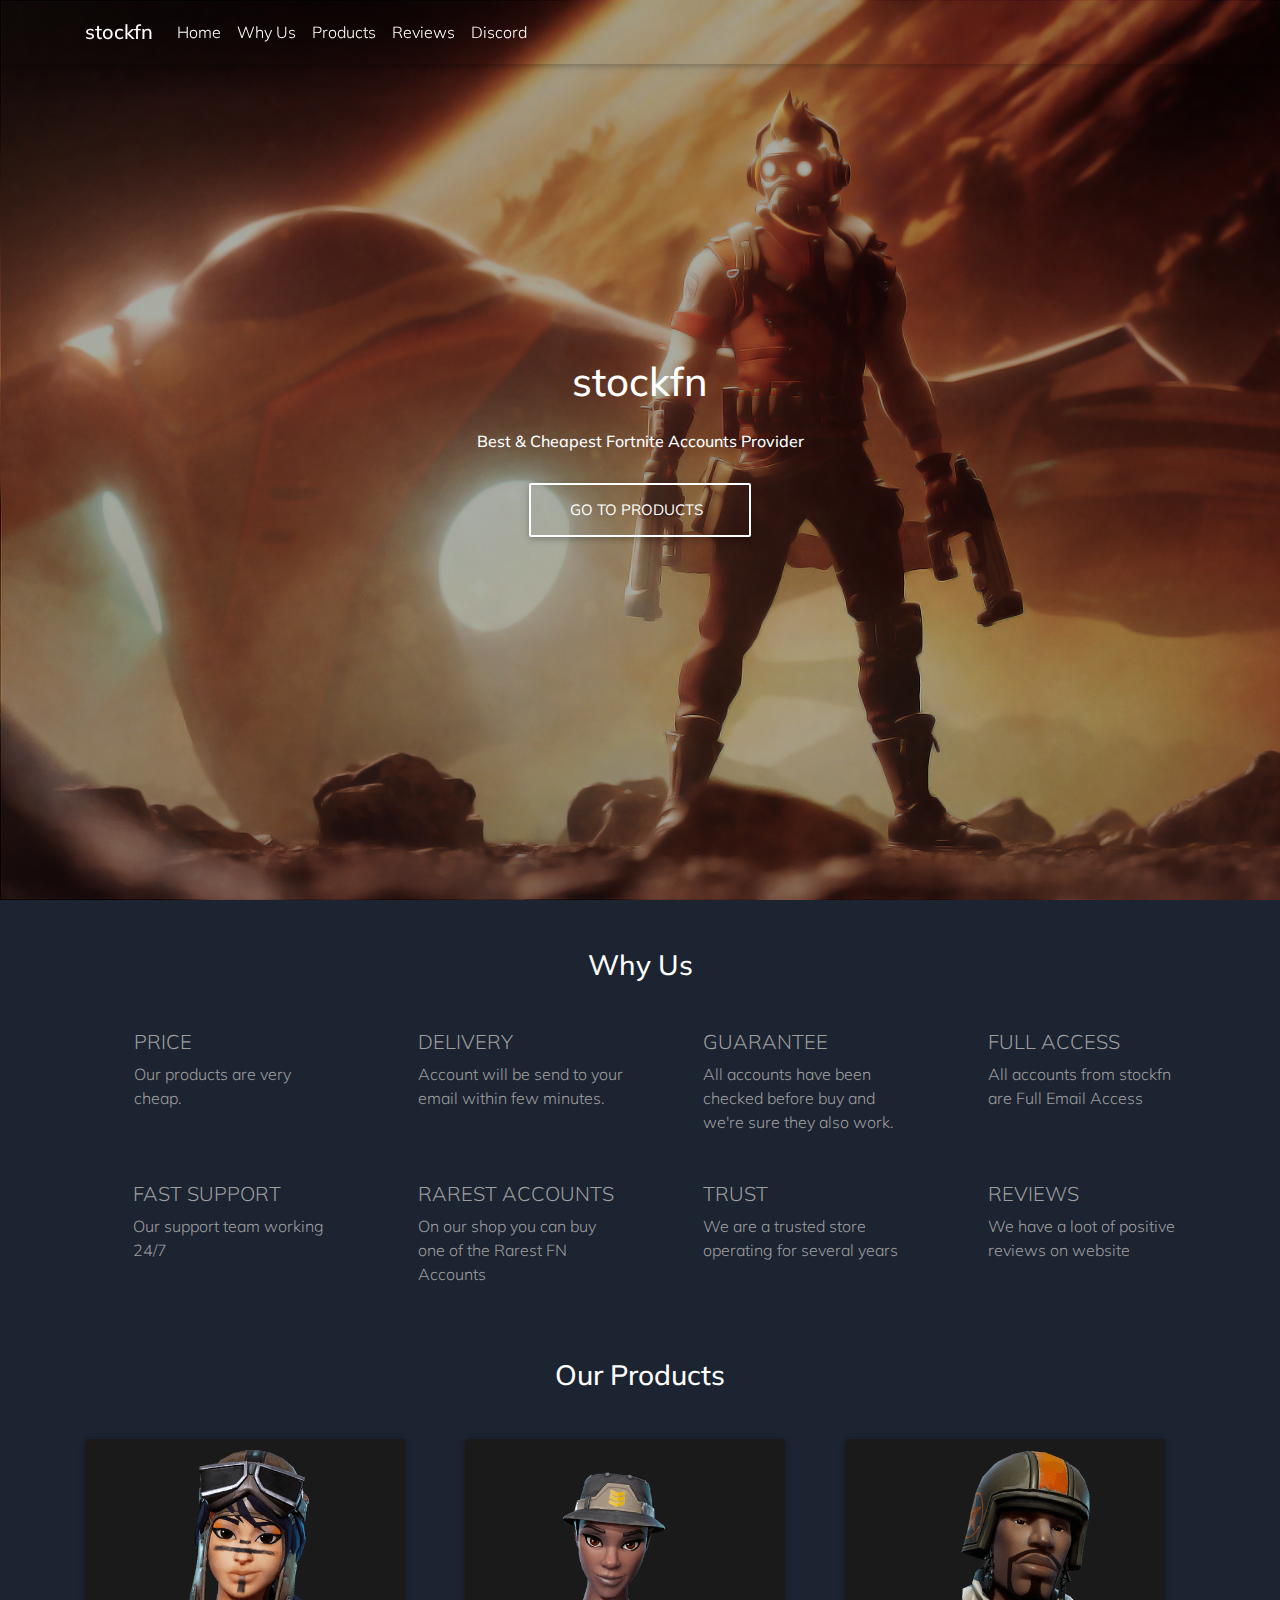
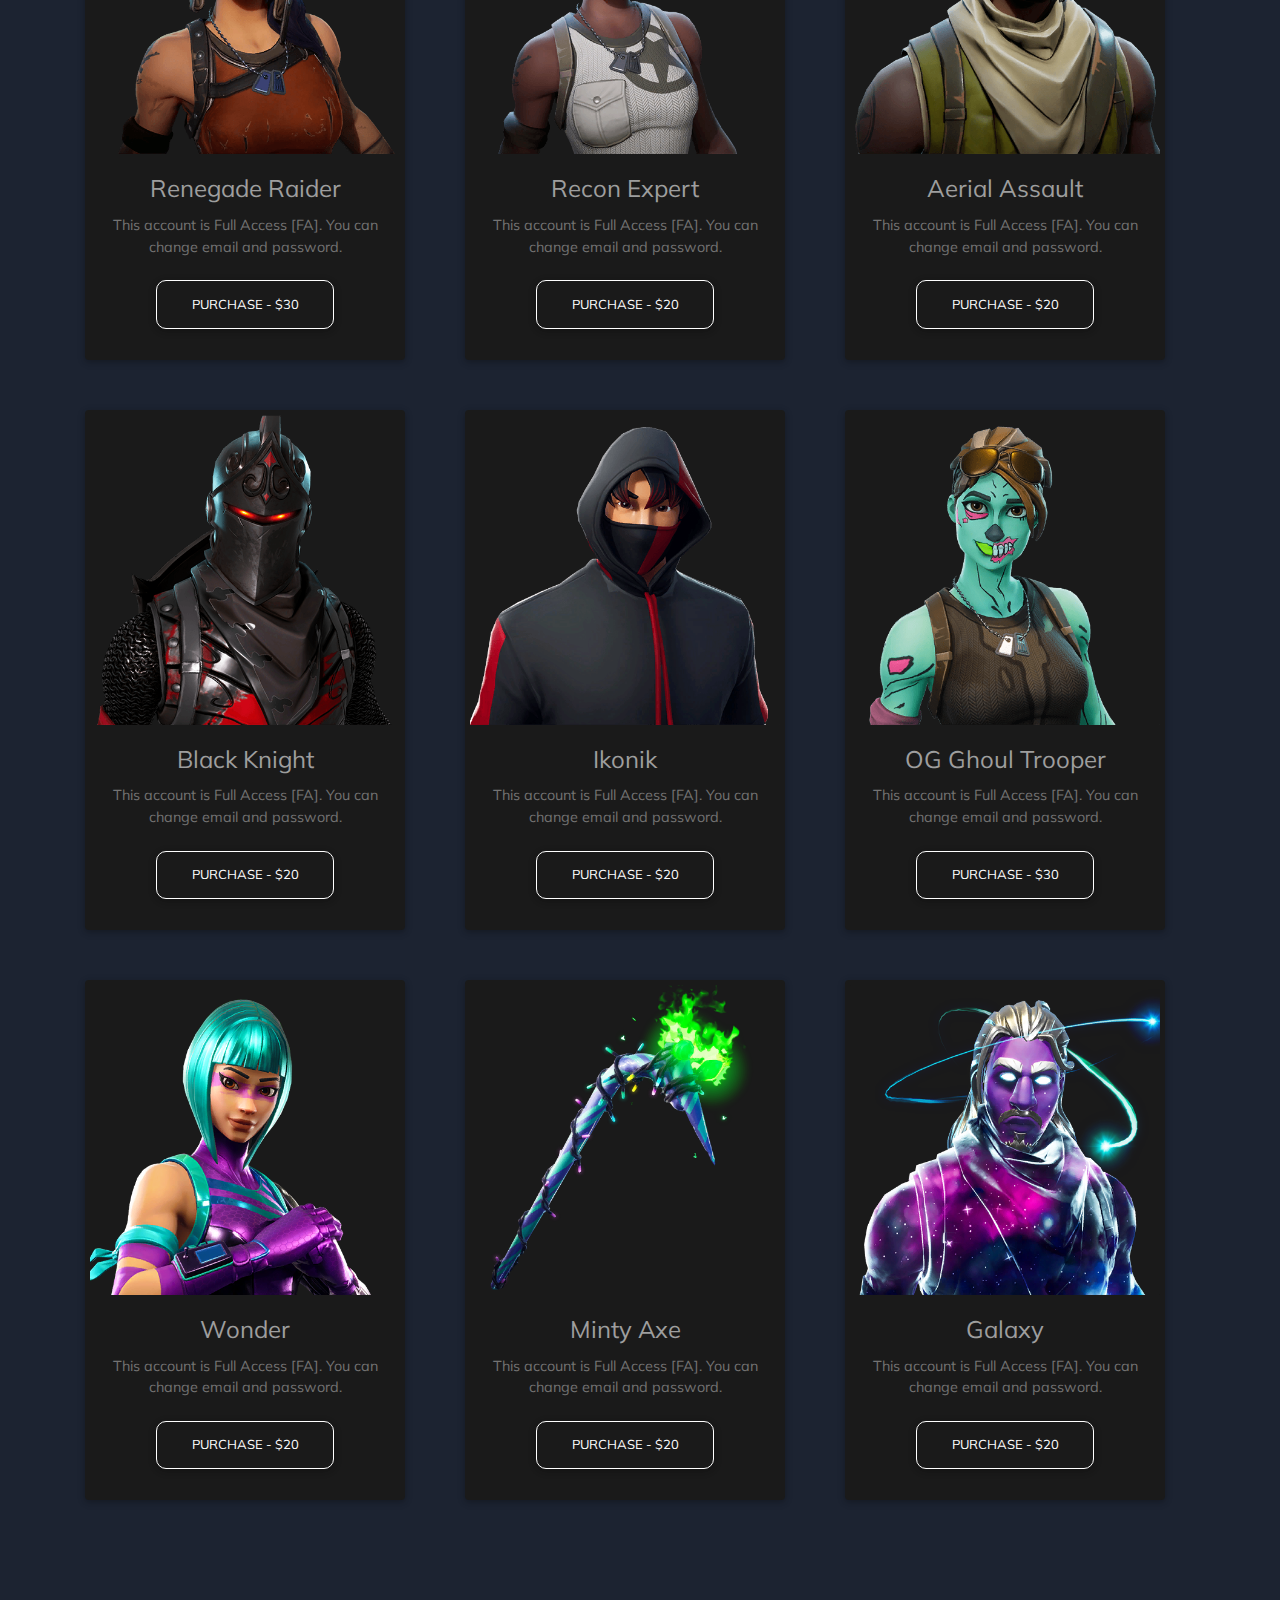
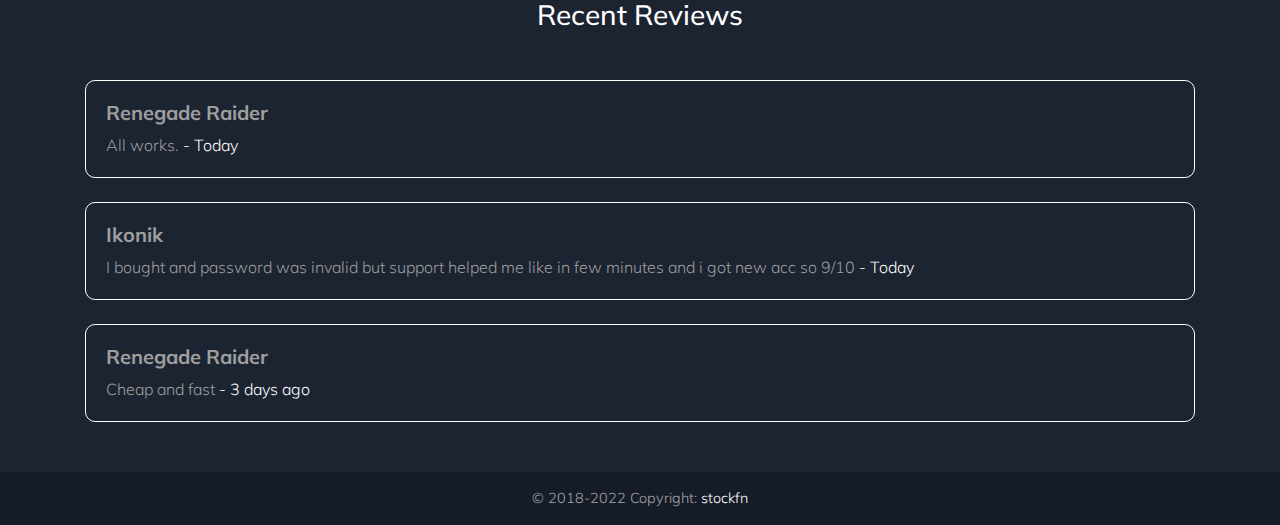
<file: stockfn/index.html>
<!DOCTYPE html>
<html lang="en">


<!-- Mirrored from fortnitemarket.club/ by HTTrack Website Copier/3.x [XR&CO'2014], Sat, 29 Oct 2022 21:19:22 GMT -->
<head>
<link rel="shortcut icon" href="img/favicon.ico">
<meta charset="UTF-8">
<meta name="viewport" content="width=device-width, initial-scale=1, shrink-to-fit=no">
<meta http-equiv="x-ua-compatible" content="ie=edge">
<title>stockfn - Accounts Supplier</title>
<link rel="stylesheet" href="public_html/imguse.fontawesome.com/releases/v5.11.2/css/all.html">
<link href="https://fonts.googleapis.com/css2?family=Mulish:ital,wght@0,500;1,700&amp;display=swap" rel="stylesheet">
<link rel="stylesheet" href="css/bootstrap.min.css">
<link rel="stylesheet" href="css/mdb.min.css">
<link rel="stylesheet" href="css/style.css">

<script type="text/javascript">
  var _smartsupp = _smartsupp || {};
  _smartsupp.key = '591c2fe53a648de0fd2e457a72fa43831c6770fc';
  window.smartsupp||(function(d) {
    var s,c,o=smartsupp=function(){ o._.push(arguments)};o._=[];
    s=d.getElementsByTagName('script')[0];c=d.createElement('script');
    c.type='text/javascript';c.charset='utf-8';c.async=true;
    c.src='https://www.smartsuppchat.com/loader.js?';s.parentNode.insertBefore(c,s);
  })(document);
  </script>
</script>
</head>
<body>
<nav class="navbar fixed-top navbar-expand-lg navbar-dark scrolling-navbar">
<div class="container">
<a class="navbar-brand" href="#" target="_blank">
<strong>stockfn</strong>
</a>
<button class="navbar-toggler" type="button" data-toggle="collapse" data-target="#navbarSupportedContent" aria-controls="navbarSupportedContent" aria-expanded="false" aria-label="Toggle navigation">
<span class="navbar-toggler-icon"></span>
</button>
<div class="collapse navbar-collapse" id="navbarSupportedContent">
<ul class="navbar-nav mr-auto">
<li class="nav-item">
<a class="nav-link underline" href="#">Home
</a>
</li>
<li class="nav-item">
<a class="nav-link underline" href="#whyus">Why Us</a>
</li>
<li class="nav-item">
<a class="nav-link underline" href="#products">Products</a>
</li>
<li class="nav-item">
<a class="nav-link underline" href="#reviews">Reviews</a>
</li>
<li class="nav-item">
<a class="nav-link underline" href="https://discord.gg/DKXpJhgw">Discord</a>
</li>
</ul>
</div>
</div>
</nav>
<div class="view clip view-img" style="background-image: url('../i.imgur.com/IL6puom.jpg'); background-repeat: no-repeat; background-size: cover;">
<div class="mask rgba-black-light d-flex justify-content-center align-items-center">
<div class="text-center white-text mx-5">
<h1 class="mb-4">
<strong>stockfn</strong>
</h1>
<p class="mb-4 d-none d-md-block">
<strong>Best & Cheapest Fortnite Accounts Provider</strong>
</p>
<a href="#products" class="btn btn-outline-white btn-lg">Go to Products<i class="fas fa-shopping-cart ml-2"></i>
</a>
</div>
</div>
</div>
<main>
<span id="whyus"></span>
<div class="main__1">
<section class="section1">
<div class="container">
<h2 class="my-5 h3 text-center" style="color: white;">Why Us</h2>
<div class="row features-small mt-5">
<div class="col-xl-3 col-lg-6">
<div class="row">
<div class="col-2">
<i class="fas fa-plus fa-2x mb-1 indigo-text" aria-hidden="true"></i>
</div>
<div class="col-10 mb-2 pl-3">
<h5 class="feature-title font-bold mb-1 grey-text">PRICE</h5>
<p class="grey-text mt-2">Our products are very cheap.
</p>
</div>
</div>
</div>
<div class="col-xl-3 col-lg-6">
<div class="row">
<div class="col-2">
<i class="fas fa-plus fa-2x mb-1 indigo-text" aria-hidden="true"></i>
</div>
<div class="col-10 mb-2">
<h5 class="feature-title font-bold mb-1 grey-text">DELIVERY</h5>
<p class="grey-text mt-2">Account will be send to your email within few minutes.
</p>
</div>
</div>
</div>
<div class="col-xl-3 col-lg-6">
<div class="row">
<div class="col-2">
<i class="fas fa-plus fa-2x mb-1 indigo-text" aria-hidden="true"></i>
</div>
<div class="col-10 mb-2">
<h5 class="feature-title font-bold mb-1 grey-text">GUARANTEE</h5>
<p class="grey-text mt-2">All accounts have been checked before buy and we're sure they also work.
</p>
</div>
</div>
</div>
<div class="col-xl-3 col-lg-6">
<div class="row">
<div class="col-2">
<i class="fas fa-plus fa-2x mb-1 indigo-text" aria-hidden="true"></i>
</div>
<div class="col-10 mb-2">
<h5 class="feature-title font-bold mb-1 grey-text">FULL ACCESS</h5>
<p class="grey-text mt-2">All accounts from stockfn are Full Email Access
</p>
</div>
</div>
</div>
</div>
<div class="row features-small mt-4">
<div class="col-xl-3 col-lg-6">
<div class="row">
<div class="col-2">
<i class="fas fa-plus fa-2x mb-1 indigo-text" aria-hidden="true"></i>
</div>
<div class="col-10 mb-2">
<h5 class="feature-title font-bold mb-1 grey-text">FAST SUPPORT</h5>
<p class="grey-text mt-2">Our support team working 24/7</p>
</div>
</div>
</div>
<div class="col-xl-3 col-lg-6">
<div class="row">
<div class="col-2">
<i class="fas fa-plus fa-2x mb-1 indigo-text" aria-hidden="true"></i>
</div>
<div class="col-10 mb-2">
<h5 class="feature-title font-bold mb-1 grey-text">RAREST ACCOUNTS</h5>
<p class="grey-text mt-2">On our shop you can buy one of the Rarest FN Accounts
</p>
</div>
</div>
</div>
<div class="col-xl-3 col-lg-6">
<div class="row">
<div class="col-2">
<i class="fas fa-plus fa-2x mb-1 indigo-text" aria-hidden="true"></i>
</div>
<div class="col-10 mb-2">
<h5 class="feature-title font-bold mb-1 grey-text">TRUST</h5>
<p class="grey-text mt-2">We are a trusted store operating for several years</p>
</div>
</div>
</div>
<div class="col-xl-3 col-lg-6">
<div class="row">
<div class="col-2">
<i class="fas fa-plus fa-2x mb-1 indigo-text" aria-hidden="true"></i>
</div>
<div class="col-10 mb-2">
<h5 class="feature-title font-bold mb-1 grey-text">REVIEWS</h5>
<p class="grey-text mt-2">We have a loot of positive reviews on website</p>
</div>
</div>
</div>
</div>
</div>
</section>
<span id="products"></span>
<section class="section2">
<div class="container">
<h2 class="my-5 h3 text-center" style="color: white;">Our Products</h2>
<div class="row text-center">
<div class="col-md-4 __margin">
<div class="card product-card view zoom">
<img class="card-img-top product-img img-fluid" src="../i.imgur.com/N5Eb8mN.png" alt="Card image cap">
<div class="card-body">
<h4 class="card-title grey-text"><a>Renegade Raider</a></h4>
<p class="card-text">This account is Full Access [FA]. You can change email and password.</p>
<a data-toggle="modal" data-target="#product1" class="btn purchase-button">Purchase - $30</a>
</div>
</div>
</div>
<div class="col-md-4 __margin">
<div class="card product-card view zoom">
<img class="card-img-top product-img img-fluid" src="../i.imgur.com/oujZG7w.png" alt="Card image cap">
<div class="card-body">
<h4 class="card-title grey-text"><a>Recon Expert</a></h4>
<p class="card-text">This account is Full Access [FA]. You can change email and password.</p>
<a data-toggle="modal" data-target="#product2" class="btn purchase-button">Purchase - $20</a>
</div>
</div>
</div>
<div class="col-md-4 __margin">
<div class="card product-card view zoom">
<img class="card-img-top product-img img-fluid" src="../i.imgur.com/Kiy71lH.png" alt="Card image cap">
<div class="card-body">
<h4 class="card-title grey-text"><a>Aerial Assault</a></h4>
<p class="card-text">This account is Full Access [FA]. You can change email and password.</p>
<a data-toggle="modal" data-target="#product3" class="btn purchase-button">Purchase - $20</a>
</div>
</div>
</div>
<br><br>
<div class="col-md-4 __margin">
<div class="card product-card view zoom">
<img class="card-img-top product-img img-fluid" src="../i.imgur.com/8F5RZhR.png" alt="Card image cap">
<div class="card-body">
<h4 class="card-title grey-text"><a>Black Knight</a></h4>
<p class="card-text">This account is Full Access [FA]. You can change email and password.</p>
<a data-toggle="modal" data-target="#product4" class="btn purchase-button">Purchase - $20</a>
</div>
</div>
</div>
<div class="col-md-4 __margin">
<div class="card product-card view zoom">
<img class="card-img-top product-img img-fluid" src="../i.imgur.com/N5IajcB.png" alt="Card image cap">
<div class="card-body">
<h4 class="card-title grey-text"><a>Ikonik</a></h4>
<p class="card-text">This account is Full Access [FA]. You can change email and password.</p>
<a data-toggle="modal" data-target="#product5" class="btn purchase-button">Purchase - $20</a>
</div>
</div>
</div>
<div class="col-md-4 __margin">
<div class="card product-card view zoom">
<img class="card-img-top product-img img-fluid" src="../i.imgur.com/gVal588.png" alt="Card image cap">
<div class="card-body">
<h4 class="card-title grey-text"><a>OG Ghoul Trooper</a></h4>
<p class="card-text">This account is Full Access [FA]. You can change email and password.</p>
<a data-toggle="modal" data-target="#product6" class="btn purchase-button">Purchase - $30</a>
</div>
</div>
</div>
<div class="col-md-4 __margin">
<div class="card product-card view zoom">
<img class="card-img-top product-img img-fluid" src="../i.imgur.com/s8uTbH2.png" alt="Card image cap">
<div class="card-body">
<h4 class="card-title grey-text"><a>Wonder</a></h4>
<p class="card-text">This account is Full Access [FA]. You can change email and password.</p>
<a data-toggle="modal" data-target="#product7" class="btn purchase-button">Purchase - $20</a>
</div>
</div>
</div>
<div class="col-md-4 __margin">
<div class="card product-card view zoom">
<img class="card-img-top product-img img-fluid" src="../i.imgur.com/OWNtl8l.png" alt="Card image cap">
<div class="card-body">
<h4 class="card-title grey-text"><a>Minty Axe</a></h4>
<p class="card-text">This account is Full Access [FA]. You can change email and password.</p>
<a data-toggle="modal" data-target="#product8" class="btn purchase-button">Purchase - $20</a>
</div>
</div>
</div>
<div class="col-md-4 __margin">
<div class="card product-card view zoom">
<img class="card-img-top product-img img-fluid" src="../i.imgur.com/2n0JCNA.png" alt="Card image cap">
<div class="card-body">
<h4 class="card-title grey-text"><a>Galaxy</a></h4>
<p class="card-text">This account is Full Access [FA]. You can change email and password.</p>
<a data-toggle="modal" data-target="#product9" class="btn purchase-button">Purchase - $20</a>
</div>
</div>
</div>
</div>
</div>
</section>
</div>
<span id="reviews"></span>
<div class="main__2">
<section class="section3">
<div class="container">
<h2 class="my-5 h3 text-center" style="color: white;">Recent Reviews</h2>
<div class="media grey-text feedback-card">
<div class="media-body">
<h5 class="mt-0 font-weight-bold">Renegade Raider</h5>
All works. <span style="color: white;"> - Today</span>
</div>
</div>
<br>
<div class="media grey-text feedback-card">
<div class="media-body">
<h5 class="mt-0 font-weight-bold">Ikonik</h5>
I bought and password was invalid but support helped me like in few minutes and i got new acc so 9/10 <span style="color: white;"> - Today</span>
</div>
</div>
<br>
<div class="media grey-text feedback-card">
<div class="media-body">
<h5 class="mt-0 font-weight-bold">Renegade Raider</h5>
Cheap and fast <span style="color: white;"> - 3 days ago</span>
</div>
</div>
</div>
</section>
</div>
<div class="__margin"></div>
</main>
<footer class="page-footer font-small">
<div class="footer-copyright text-center py-3">© 2018-2022 Copyright:
<a href="#"> stockfn </a>
</div>
</footer>

<div class="modal fade" id="product1" tabindex="-1" role="dialog" aria-labelledby="exampleModalCenterTitle" aria-hidden="true">
<div class="modal-dialog modal-dialog-scrollable" role="document">
<div class="modal-content grey-text" style="background-color: #1a1a1a;">
<div class="modal-header">
<h5 class="modal-title" id="exampleModalLongTitle">Renegade Raider</h5>
<button type="button" class="close" data-dismiss="modal" aria-label="Close">
<span aria-hidden="true">&times;</span>
</button>
</div>
<div class="modal-body">
<img src="../i.imgur.com/N5Eb8mN.png" alt="" style="max-width: 100%;">
<div class="modal-info">
<p>Skins: 80-120</p>
<p>Platforms: All - PC, PSN, XBOX etc</p>
<p>FA - Full Access</p>
</div>
<form class="text-center">
<input type="email" id="defaultLoginFormEmail" class="form-control mb-4" placeholder="Your E-mail" style="background-color: #1C2331;" required>
<a class="btn btn-primary" href="30.html">PURCHASE</a>
</form>
</div>
</div>
</div>
</div>
<div class="modal fade" id="product2" tabindex="-1" role="dialog" aria-labelledby="exampleModalCenterTitle" aria-hidden="true">
<div class="modal-dialog modal-dialog-scrollable" role="document">
<div class="modal-content grey-text" style="background-color: #1a1a1a;">
<div class="modal-header">
<h5 class="modal-title" id="exampleModalLongTitle">Recon Expert</h5>
<button type="button" class="close" data-dismiss="modal" aria-label="Close">
<span aria-hidden="true">&times;</span>
</button>
</div>
<div class="modal-body">
<img src="../i.imgur.com/oujZG7w.png" alt="" style="max-width: 100%;">
<div class="modal-info">
<p>Skins: 80-120</p>
<p>Platforms: All - PC, PSN, XBOX etc</p>
<p>FA - Full Access</p>
</div>
<form class="text-center">
<input type="email" id="defaultLoginFormEmail" class="form-control mb-4" placeholder="Your E-mail" style="background-color: #1C2331;" required>
<a class="btn btn-primary" href="20.html">PURCHASE</a>
</form>
</div>
</div>
</div>
</div>
<div class="modal fade" id="product3" tabindex="-1" role="dialog" aria-labelledby="exampleModalCenterTitle" aria-hidden="true">
<div class="modal-dialog modal-dialog-scrollable" role="document">
<div class="modal-content grey-text" style="background-color: #1a1a1a;">
<div class="modal-header">
<h5 class="modal-title" id="exampleModalLongTitle">Aerial Assault</h5>
<button type="button" class="close" data-dismiss="modal" aria-label="Close">
<span aria-hidden="true">&times;</span>
</button>
</div>
<div class="modal-body">
<img src="../i.imgur.com/Kiy71lH.png" alt="" style="max-width: 100%;">
<div class="modal-info">
<p>Skins: 80-120</p>
<p>Platforms: All - PC, PSN, XBOX etc</p>
<p>FA - Full Access</p>
</div>
<form class="text-center">
<input type="email" id="defaultLoginFormEmail" class="form-control mb-4" placeholder="Your E-mail" style="background-color: #1C2331;" required>
<a class="btn btn-primary" href="20.html">PURCHASE</a>
</form>
</div>
</div>
</div>
</div>
<div class="modal fade" id="product4" tabindex="-1" role="dialog" aria-labelledby="exampleModalCenterTitle" aria-hidden="true">
<div class="modal-dialog modal-dialog-scrollable" role="document">
<div class="modal-content grey-text" style="background-color: #1a1a1a;">
<div class="modal-header">
<h5 class="modal-title" id="exampleModalLongTitle">Black Knight</h5>
<button type="button" class="close" data-dismiss="modal" aria-label="Close">
<span aria-hidden="true">&times;</span>
</button>
</div>
<div class="modal-body">
<img src="../i.imgur.com/8F5RZhR.png" alt="" style="max-width: 100%;">
<div class="modal-info">
<p>Skins: 80-120</p>
<p>Platforms: All - PC, PSN, XBOX etc</p>
<p>FA - Full Access</p>
</div>
<form class="text-center">
<input type="email" id="defaultLoginFormEmail" class="form-control mb-4" placeholder="Your E-mail" style="background-color: #1C2331;" required>
<a class="btn btn-primary" href="20.html">PURCHASE</a>
</form>
</div>
</div>
</div>
</div>
<div class="modal fade" id="product5" tabindex="-1" role="dialog" aria-labelledby="exampleModalCenterTitle" aria-hidden="true">
<div class="modal-dialog modal-dialog-scrollable" role="document">
<div class="modal-content grey-text" style="background-color: #1a1a1a;">
<div class="modal-header">
<h5 class="modal-title" id="exampleModalLongTitle">Ikonik</h5>
<button type="button" class="close" data-dismiss="modal" aria-label="Close">
<span aria-hidden="true">&times;</span>
</button>
</div>
<div class="modal-body">
<img src="../i.imgur.com/N5IajcB.png" alt="" style="max-width: 100%;">
<div class="modal-info">
<p>Skins: 80-140</p>
<p>Platforms: All - PC, PSN, XBOX etc</p>
<p>FA - Full Access</p>
</div>
<form class="text-center">
<input type="email" id="defaultLoginFormEmail" class="form-control mb-4" placeholder="Your E-mail" style="background-color: #1C2331;" required>
<a class="btn btn-primary" href="20.html">PURCHASE</a>
</form>
</div>
</div>
</div>
</div>
<div class="modal fade" id="product6" tabindex="-1" role="dialog" aria-labelledby="exampleModalCenterTitle" aria-hidden="true">
<div class="modal-dialog modal-dialog-scrollable" role="document">
<div class="modal-content grey-text" style="background-color: #1a1a1a;">
<div class="modal-header">
<h5 class="modal-title" id="exampleModalLongTitle">OG Ghoul Trooper</h5>
<button type="button" class="close" data-dismiss="modal" aria-label="Close">
<span aria-hidden="true">&times;</span>
</button>
</div>
<div class="modal-body">
<img src="../i.imgur.com/gVal588.png" alt="" style="max-width: 100%;">
<div class="modal-info">
<p>Skins: 80-130</p>
<p>Platforms: All - PC, PSN, XBOX etc</p>
<p>FA - Full Access</p>
</div>
<form class="text-center">
<input type="email" id="defaultLoginFormEmail" class="form-control mb-4" placeholder="Your E-mail" style="background-color: #1C2331;" required>
<a class="btn btn-primary" href="30.html">PURCHASE</a>
</form>
</div>
</div>
</div>
</div>
<div class="modal fade" id="product7" tabindex="-1" role="dialog" aria-labelledby="exampleModalCenterTitle" aria-hidden="true">
<div class="modal-dialog modal-dialog-scrollable" role="document">
<div class="modal-content grey-text" style="background-color: #1a1a1a;">
<div class="modal-header">
<h5 class="modal-title" id="exampleModalLongTitle">Wonder</h5>
<button type="button" class="close" data-dismiss="modal" aria-label="Close">
<span aria-hidden="true">&times;</span>
</button>
</div>
<div class="modal-body">
<img src="../i.imgur.com/s8uTbH2.png" alt="" style="max-width: 100%;">
<div class="modal-info">
<p>Skins: 80-120</p>
<p>Platforms: All - PC, PSN, XBOX etc</p>
<p>FA - Full Access</p>
</div>
<form class="text-center">
<input type="email" id="defaultLoginFormEmail" class="form-control mb-4" placeholder="Your E-mail" style="background-color: #1C2331;" required>
<a class="btn btn-primary" href="20.html">PURCHASE</a>
</form>
</div>
</div>
</div>
</div>
<div class="modal fade" id="product8" tabindex="-1" role="dialog" aria-labelledby="exampleModalCenterTitle" aria-hidden="true">
<div class="modal-dialog modal-dialog-scrollable" role="document">
<div class="modal-content grey-text" style="background-color: #1a1a1a;">
<div class="modal-header">
<h5 class="modal-title" id="exampleModalLongTitle">Minty Axe</h5>
<button type="button" class="close" data-dismiss="modal" aria-label="Close">
<span aria-hidden="true">&times;</span>
</button>
</div>
<div class="modal-body">
<img src="../i.imgur.com/OWNtl8l.png" alt="" style="max-width: 100%;">
<div class="modal-info">
<p>Skins: 80-110</p>
<p>Platforms: All - PC, PSN, XBOX etc</p>
<p>FA - Full Access</p>
</div>
<form class="text-center">
<input type="email" id="defaultLoginFormEmail" class="form-control mb-4" placeholder="Your E-mail" style="background-color: #1C2331;" required>
<a class="btn btn-primary" href="20.html">PURCHASE</a>
</form>
</div>
</div>
</div>
</div>
<div class="modal fade" id="product9" tabindex="-1" role="dialog" aria-labelledby="exampleModalCenterTitle" aria-hidden="true">
<div class="modal-dialog modal-dialog-scrollable" role="document">
<div class="modal-content grey-text" style="background-color: #1a1a1a;">
<div class="modal-header">
<h5 class="modal-title" id="exampleModalLongTitle">Galaxy</h5>
<button type="button" class="close" data-dismiss="modal" aria-label="Close">
<span aria-hidden="true">&times;</span>
</button>
</div>
<div class="modal-body">
<img src="../i.imgur.com/2n0JCNA.png" alt="" style="max-width: 100%;">
<div class="modal-info">
<p>Skins: 70-120</p>
<p>Platforms: All - PC, PSN, XBOX etc</p>
<p>FA - Full Access</p>
</div>
<form class="text-center">
<input type="email" id="defaultLoginFormEmail" class="form-control mb-4" placeholder="Your E-mail" style="background-color: #1C2331;" required>
<a class="btn btn-primary" href="20.html">PURCHASE</a>
</form>
</div>
</div>
</div>
</div>

<script type="text/javascript" src="js/jquery.min.js"></script>

<script type="text/javascript" src="js/popper.min.js"></script>

<script type="text/javascript" src="js/bootstrap.min.js"></script>

<script type="text/javascript" src="js/mdb.min.js"></script>

<script type="text/javascript"></script>
</body>


<!-- Mirrored from fortnitemarket.club/ by HTTrack Website Copier/3.x [XR&CO'2014], Sat, 29 Oct 2022 21:19:27 GMT -->
</html>
</file>
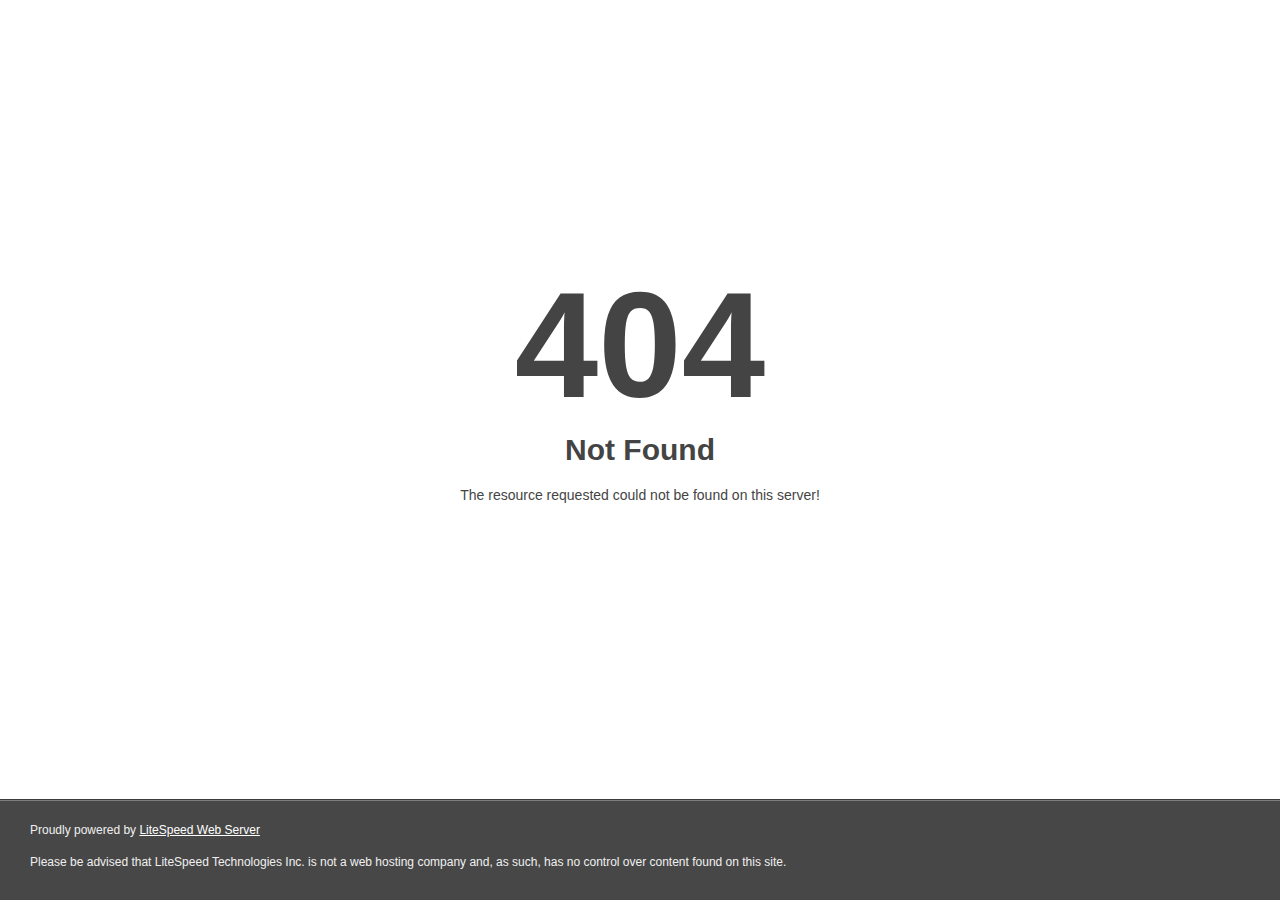
<file: stockfn/img/overlays/01.html>
<!DOCTYPE html>
<html style="height:100%">
<head>
<meta name="viewport" content="width=device-width, initial-scale=1, shrink-to-fit=no" />
<title> 404 Not Found
</title></head>
<body style="color: #444; margin:0;font: normal 14px/20px Arial, Helvetica, sans-serif; height:100%; background-color: #fff;">
<div style="height:auto; min-height:100%; "> <div style="text-align: center; width:800px; margin-left: -400px; position:absolute; top: 30%; left:50%;">
<h1 style="margin:0; font-size:150px; line-height:150px; font-weight:bold;">404</h1>
<h2 style="margin-top:20px;font-size: 30px;">Not Found
</h2>
<p>The resource requested could not be found on this server!</p>
</div></div><div style="color:#f0f0f0; font-size:12px;margin:auto;padding:0px 30px 0px 30px;position:relative;clear:both;height:100px;margin-top:-101px;background-color:#474747;border-top: 1px solid rgba(0,0,0,0.15);box-shadow: 0 1px 0 rgba(255, 255, 255, 0.3) inset;">
<br>Proudly powered by <a style="color:#fff;" href="http://www.litespeedtech.com/error-page">LiteSpeed Web Server</a><p>Please be advised that LiteSpeed Technologies Inc. is not a web hosting company and, as such, has no control over content found on this site.</p></div></body></html>
</file>
<file: stockfn/css/style.css>
body{font-family:mulish,sans-serif;background-color:#1c2331}html{scroll-behavior:smooth}html,body,.view{height:100%}.view-img{max-width:100%}.navbar{background-color:transparent}.top-nav-collapse{background-color:#1a1a1a}@media only screen and (max-width:768px){.navbar{background-color:#1a1a1a}}.clip{clip-path:polygon(0 0,100% 0,100% 85%,0% 100%)}@media screen and (max-width:1280px){.clip{clip-path:polygon(0 0,100% 0,100% 100%,0% 100%)}}.white{color:#fff}.product-card{max-width:20rem;padding:5px;background-color:#1a1a1a}.purchase-button{background-color:transparent;border-radius:10px;color:grey;border:1px solid #fff}.purchase-button:hover{background-color:#3f51b5;color:#fff;border:1px solid #3f51b5}.__margin{margin-bottom:50px}.feedback-card{border:1px solid #fff;padding:20px;border-radius:10px}.modal-info{margin-top:30px;font-size:27px;text-align:center}
</file>
